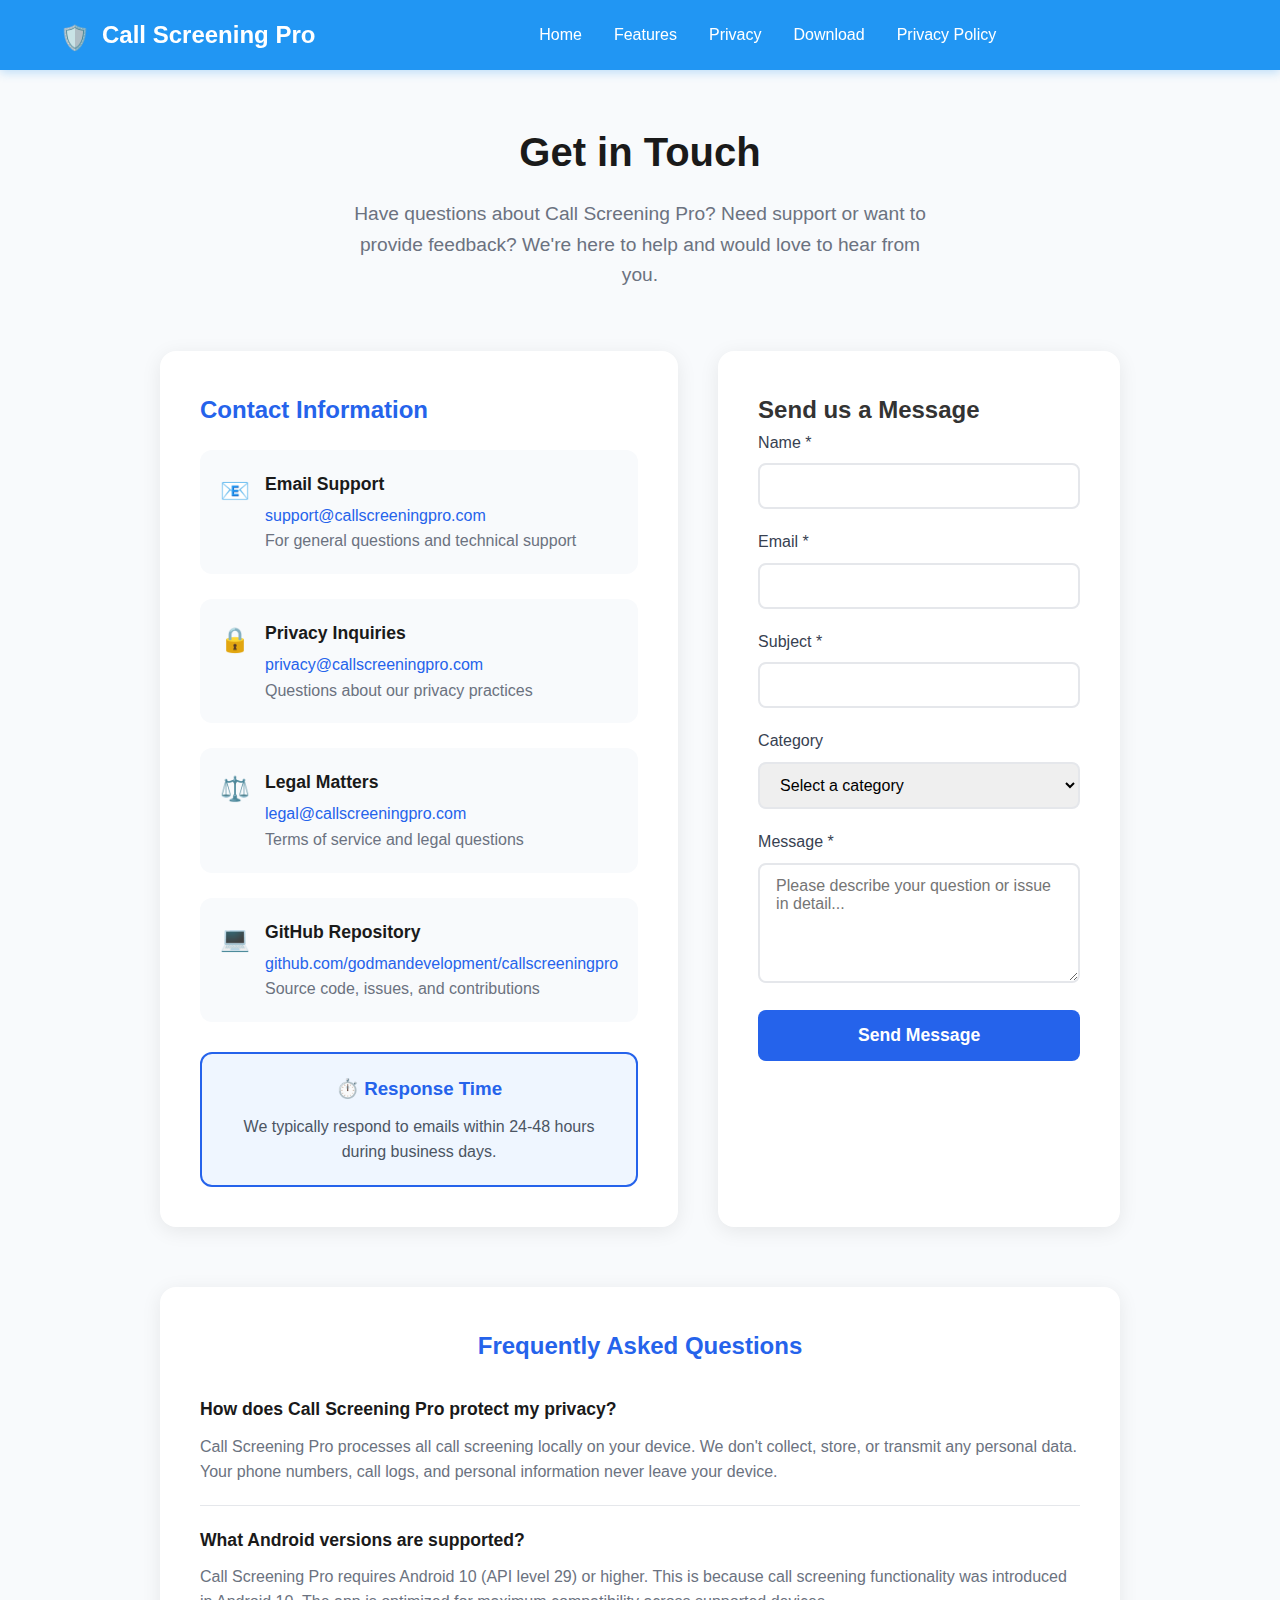
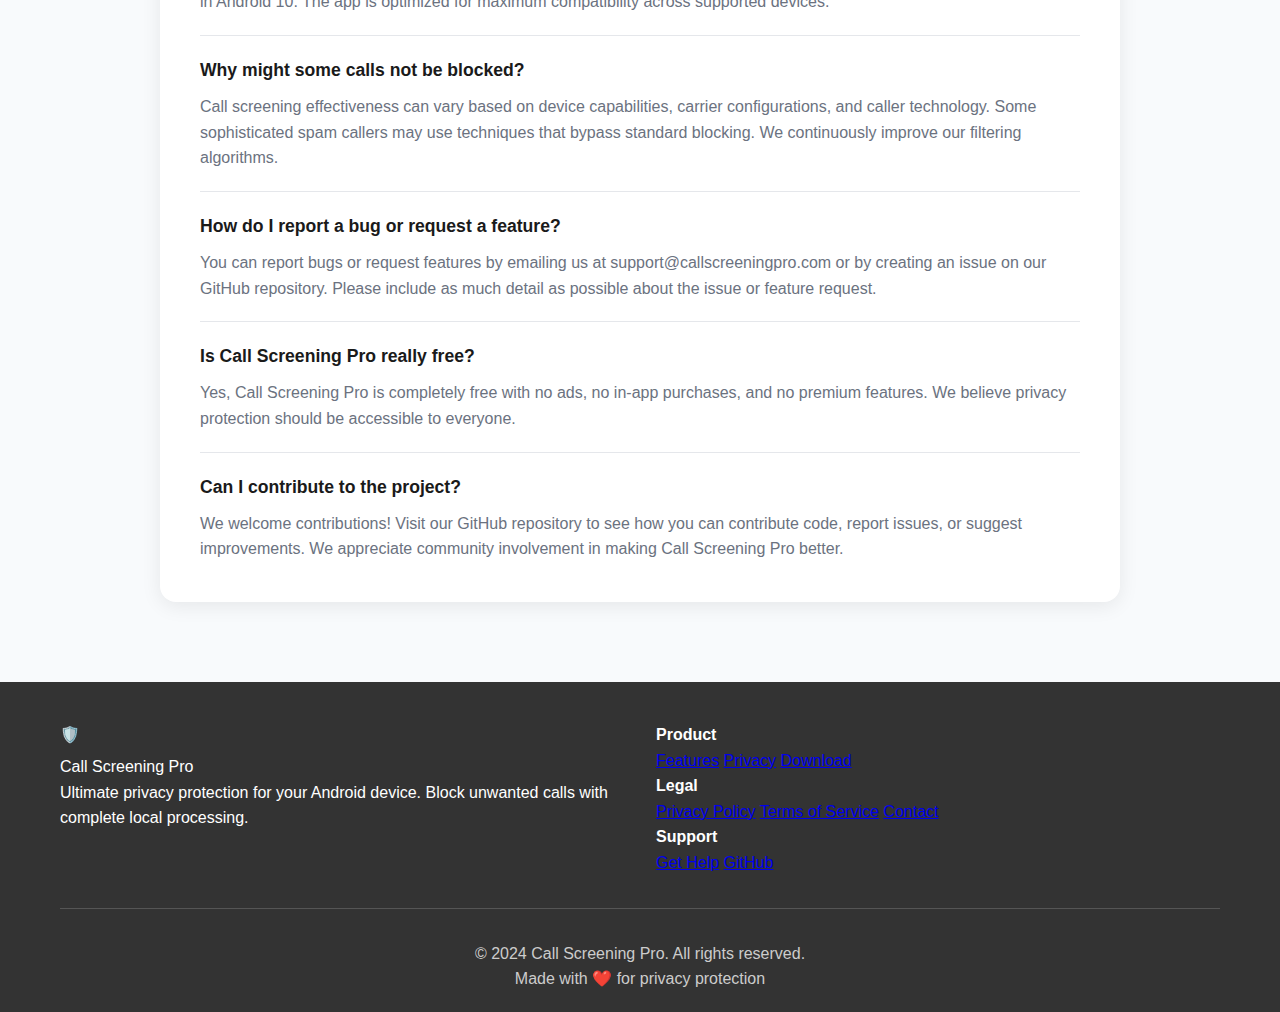
<file: pages/contact.html>
<!DOCTYPE html>
<html lang="en">
<head>
    <meta charset="UTF-8">
    <meta name="viewport" content="width=device-width, initial-scale=1.0">
    <title>Contact - Call Screening Pro</title>
    <meta name="description" content="Contact Call Screening Pro for support, questions, or feedback about our privacy-focused call screening app.">
    <link rel="stylesheet" href="../css/style.css">
    <link rel="preconnect" href="https://fonts.googleapis.com">
    <link rel="preconnect" href="https://fonts.gstatic.com" crossorigin>
    <link href="https://fonts.googleapis.com/css2?family=Inter:wght@300;400;500;600;700&display=swap" rel="stylesheet">
    <link rel="icon" type="image/x-icon" href="../images/favicon.ico">
    <style>
        .contact-page {
            padding: 120px 0 80px;
            background: #f8fafc;
        }
        
        .contact-container {
            max-width: 1000px;
            margin: 0 auto;
            padding: 0 20px;
        }
        
        .contact-header {
            text-align: center;
            margin-bottom: 60px;
        }
        
        .contact-title {
            font-size: 2.5rem;
            font-weight: 700;
            color: #1a1a1a;
            margin-bottom: 15px;
        }
        
        .contact-subtitle {
            font-size: 1.2rem;
            color: #6b7280;
            max-width: 600px;
            margin: 0 auto;
        }
        
        .contact-content {
            display: grid;
            grid-template-columns: 1fr 1fr;
            gap: 40px;
            margin-bottom: 60px;
        }
        
        .contact-info {
            background: white;
            padding: 40px;
            border-radius: 16px;
            box-shadow: 0 4px 20px rgba(0, 0, 0, 0.08);
        }
        
        .contact-form {
            background: white;
            padding: 40px;
            border-radius: 16px;
            box-shadow: 0 4px 20px rgba(0, 0, 0, 0.08);
        }
        
        .contact-info h2 {
            color: #2563eb;
            font-size: 1.5rem;
            font-weight: 600;
            margin-bottom: 20px;
        }
        
        .contact-method {
            display: flex;
            align-items: flex-start;
            gap: 15px;
            margin-bottom: 25px;
            padding: 20px;
            background: #f8fafc;
            border-radius: 12px;
            transition: all 0.3s ease;
        }
        
        .contact-method:hover {
            background: #eff6ff;
            transform: translateY(-2px);
        }
        
        .contact-icon {
            font-size: 1.5rem;
            margin-top: 2px;
        }
        
        .contact-details h3 {
            color: #1a1a1a;
            font-size: 1.1rem;
            font-weight: 600;
            margin-bottom: 5px;
        }
        
        .contact-details p {
            color: #6b7280;
            margin: 0;
        }
        
        .contact-details a {
            color: #2563eb;
            text-decoration: none;
            transition: color 0.3s ease;
        }
        
        .contact-details a:hover {
            color: #1d4ed8;
        }
        
        .form-group {
            margin-bottom: 20px;
        }
        
        .form-label {
            display: block;
            color: #374151;
            font-weight: 500;
            margin-bottom: 8px;
        }
        
        .form-input,
        .form-textarea {
            width: 100%;
            padding: 12px 16px;
            border: 2px solid #e5e7eb;
            border-radius: 8px;
            font-size: 1rem;
            transition: border-color 0.3s ease;
            font-family: inherit;
        }
        
        .form-input:focus,
        .form-textarea:focus {
            outline: none;
            border-color: #2563eb;
        }
        
        .form-textarea {
            resize: vertical;
            min-height: 120px;
        }
        
        .form-button {
            background: #2563eb;
            color: white;
            padding: 15px 30px;
            border: none;
            border-radius: 8px;
            font-size: 1.1rem;
            font-weight: 600;
            cursor: pointer;
            transition: all 0.3s ease;
            width: 100%;
        }
        
        .form-button:hover {
            background: #1d4ed8;
            transform: translateY(-2px);
        }
        
        .faq-section {
            background: white;
            padding: 40px;
            border-radius: 16px;
            box-shadow: 0 4px 20px rgba(0, 0, 0, 0.08);
        }
        
        .faq-title {
            color: #2563eb;
            font-size: 1.5rem;
            font-weight: 600;
            margin-bottom: 30px;
            text-align: center;
        }
        
        .faq-item {
            margin-bottom: 20px;
            border-bottom: 1px solid #e5e7eb;
            padding-bottom: 20px;
        }
        
        .faq-item:last-child {
            border-bottom: none;
            margin-bottom: 0;
            padding-bottom: 0;
        }
        
        .faq-question {
            color: #1a1a1a;
            font-weight: 600;
            margin-bottom: 10px;
            font-size: 1.1rem;
        }
        
        .faq-answer {
            color: #6b7280;
            line-height: 1.6;
        }
        
        .response-time {
            background: #eff6ff;
            border: 2px solid #2563eb;
            border-radius: 12px;
            padding: 20px;
            margin-top: 30px;
            text-align: center;
        }
        
        .response-time h3 {
            color: #2563eb;
            margin-bottom: 10px;
        }
        
        .response-time p {
            color: #4b5563;
            margin: 0;
        }
        
        @media (max-width: 768px) {
            .contact-content {
                grid-template-columns: 1fr;
            }
            
            .contact-title {
                font-size: 2rem;
            }
        }
    </style>
</head>
<body>
    <!-- Navigation -->
    <nav class="navbar">
        <div class="nav-container">
            <div class="nav-logo">
                <div class="logo-icon">🛡️</div>
                <span class="logo-text">Call Screening Pro</span>
            </div>
            <div class="nav-menu">
                <a href="../index.html" class="nav-link">Home</a>
                <a href="../index.html#features" class="nav-link">Features</a>
                <a href="../index.html#privacy" class="nav-link">Privacy</a>
                <a href="../index.html#download" class="nav-link">Download</a>
                <a href="privacy-policy.html" class="nav-link">Privacy Policy</a>
            </div>
            <div class="mobile-menu-toggle">
                <span></span>
                <span></span>
                <span></span>
            </div>
        </div>
    </nav>

    <!-- Contact Page Content -->
    <section class="contact-page">
        <div class="contact-container">
            <div class="contact-header">
                <h1 class="contact-title">Get in Touch</h1>
                <p class="contact-subtitle">
                    Have questions about Call Screening Pro? Need support or want to provide feedback? 
                    We're here to help and would love to hear from you.
                </p>
            </div>
            
            <div class="contact-content">
                <div class="contact-info">
                    <h2>Contact Information</h2>
                    
                    <div class="contact-method">
                        <div class="contact-icon">📧</div>
                        <div class="contact-details">
                            <h3>Email Support</h3>
                            <p><a href="mailto:support@callscreeningpro.com">support@callscreeningpro.com</a></p>
                            <p>For general questions and technical support</p>
                        </div>
                    </div>
                    
                    <div class="contact-method">
                        <div class="contact-icon">🔒</div>
                        <div class="contact-details">
                            <h3>Privacy Inquiries</h3>
                            <p><a href="mailto:privacy@callscreeningpro.com">privacy@callscreeningpro.com</a></p>
                            <p>Questions about our privacy practices</p>
                        </div>
                    </div>
                    
                    <div class="contact-method">
                        <div class="contact-icon">⚖️</div>
                        <div class="contact-details">
                            <h3>Legal Matters</h3>
                            <p><a href="mailto:legal@callscreeningpro.com">legal@callscreeningpro.com</a></p>
                            <p>Terms of service and legal questions</p>
                        </div>
                    </div>
                    
                    <div class="contact-method">
                        <div class="contact-icon">💻</div>
                        <div class="contact-details">
                            <h3>GitHub Repository</h3>
                            <p><a href="https://github.com/godmandevelopment/callscreeningpro" target="_blank">github.com/godmandevelopment/callscreeningpro</a></p>
                            <p>Source code, issues, and contributions</p>
                        </div>
                    </div>
                    
                    <div class="response-time">
                        <h3>⏱️ Response Time</h3>
                        <p>We typically respond to emails within 24-48 hours during business days.</p>
                    </div>
                </div>
                
                <div class="contact-form">
                    <h2>Send us a Message</h2>
                    <form id="contactForm">
                        <div class="form-group">
                            <label for="name" class="form-label">Name *</label>
                            <input type="text" id="name" name="name" class="form-input" required>
                        </div>
                        
                        <div class="form-group">
                            <label for="email" class="form-label">Email *</label>
                            <input type="email" id="email" name="email" class="form-input" required>
                        </div>
                        
                        <div class="form-group">
                            <label for="subject" class="form-label">Subject *</label>
                            <input type="text" id="subject" name="subject" class="form-input" required>
                        </div>
                        
                        <div class="form-group">
                            <label for="category" class="form-label">Category</label>
                            <select id="category" name="category" class="form-input">
                                <option value="">Select a category</option>
                                <option value="support">Technical Support</option>
                                <option value="bug">Bug Report</option>
                                <option value="feature">Feature Request</option>
                                <option value="privacy">Privacy Question</option>
                                <option value="feedback">General Feedback</option>
                                <option value="other">Other</option>
                            </select>
                        </div>
                        
                        <div class="form-group">
                            <label for="message" class="form-label">Message *</label>
                            <textarea id="message" name="message" class="form-textarea" required placeholder="Please describe your question or issue in detail..."></textarea>
                        </div>
                        
                        <button type="submit" class="form-button">Send Message</button>
                    </form>
                </div>
            </div>
            
            <div class="faq-section">
                <h2 class="faq-title">Frequently Asked Questions</h2>
                
                <div class="faq-item">
                    <div class="faq-question">How does Call Screening Pro protect my privacy?</div>
                    <div class="faq-answer">
                        Call Screening Pro processes all call screening locally on your device. We don't collect, store, or transmit any personal data. Your phone numbers, call logs, and personal information never leave your device.
                    </div>
                </div>
                
                <div class="faq-item">
                    <div class="faq-question">What Android versions are supported?</div>
                    <div class="faq-answer">
                        Call Screening Pro requires Android 10 (API level 29) or higher. This is because call screening functionality was introduced in Android 10. The app is optimized for maximum compatibility across supported devices.
                    </div>
                </div>
                
                <div class="faq-item">
                    <div class="faq-question">Why might some calls not be blocked?</div>
                    <div class="faq-answer">
                        Call screening effectiveness can vary based on device capabilities, carrier configurations, and caller technology. Some sophisticated spam callers may use techniques that bypass standard blocking. We continuously improve our filtering algorithms.
                    </div>
                </div>
                
                <div class="faq-item">
                    <div class="faq-question">How do I report a bug or request a feature?</div>
                    <div class="faq-answer">
                        You can report bugs or request features by emailing us at support@callscreeningpro.com or by creating an issue on our GitHub repository. Please include as much detail as possible about the issue or feature request.
                    </div>
                </div>
                
                <div class="faq-item">
                    <div class="faq-question">Is Call Screening Pro really free?</div>
                    <div class="faq-answer">
                        Yes, Call Screening Pro is completely free with no ads, no in-app purchases, and no premium features. We believe privacy protection should be accessible to everyone.
                    </div>
                </div>
                
                <div class="faq-item">
                    <div class="faq-question">Can I contribute to the project?</div>
                    <div class="faq-answer">
                        We welcome contributions! Visit our GitHub repository to see how you can contribute code, report issues, or suggest improvements. We appreciate community involvement in making Call Screening Pro better.
                    </div>
                </div>
            </div>
        </div>
    </section>

    <!-- Footer -->
    <footer class="footer">
        <div class="container">
            <div class="footer-content">
                <div class="footer-brand">
                    <div class="footer-logo">
                        <div class="logo-icon">🛡️</div>
                        <span class="logo-text">Call Screening Pro</span>
                    </div>
                    <p class="footer-description">
                        Ultimate privacy protection for your Android device. Block unwanted calls with complete local processing.
                    </p>
                </div>
                <div class="footer-links">
                    <div class="footer-column">
                        <h4 class="footer-title">Product</h4>
                        <a href="../index.html#features" class="footer-link">Features</a>
                        <a href="../index.html#privacy" class="footer-link">Privacy</a>
                        <a href="../index.html#download" class="footer-link">Download</a>
                    </div>
                    <div class="footer-column">
                        <h4 class="footer-title">Legal</h4>
                        <a href="privacy-policy.html" class="footer-link">Privacy Policy</a>
                        <a href="terms.html" class="footer-link">Terms of Service</a>
                        <a href="contact.html" class="footer-link">Contact</a>
                    </div>
                    <div class="footer-column">
                        <h4 class="footer-title">Support</h4>
                        <a href="contact.html" class="footer-link">Get Help</a>
                        <a href="https://github.com/godmandevelopment/callscreeningpro" class="footer-link">GitHub</a>
                    </div>
                </div>
            </div>
            <div class="footer-bottom">
                <p>&copy; 2024 Call Screening Pro. All rights reserved.</p>
                <p>Made with ❤️ for privacy protection</p>
            </div>
        </div>
    </footer>

    <script src="../js/script.js"></script>
    <script>
        // Contact form handling
        document.getElementById('contactForm').addEventListener('submit', function(e) {
            e.preventDefault();
            
            // Get form data
            const formData = new FormData(this);
            const data = Object.fromEntries(formData);
            
            // Create mailto link
            const subject = encodeURIComponent(data.subject);
            const body = encodeURIComponent(
                `Name: ${data.name}\n` +
                `Email: ${data.email}\n` +
                `Category: ${data.category || 'Not specified'}\n\n` +
                `Message:\n${data.message}`
            );
            
            const mailtoLink = `mailto:support@callscreeningpro.com?subject=${subject}&body=${body}`;
            
            // Open email client
            window.location.href = mailtoLink;
            
            // Show confirmation
            alert('Your email client should open with the message pre-filled. If it doesn\'t open automatically, please email us directly at support@callscreeningpro.com');
        });
    </script>
</body>
</html>
</file>
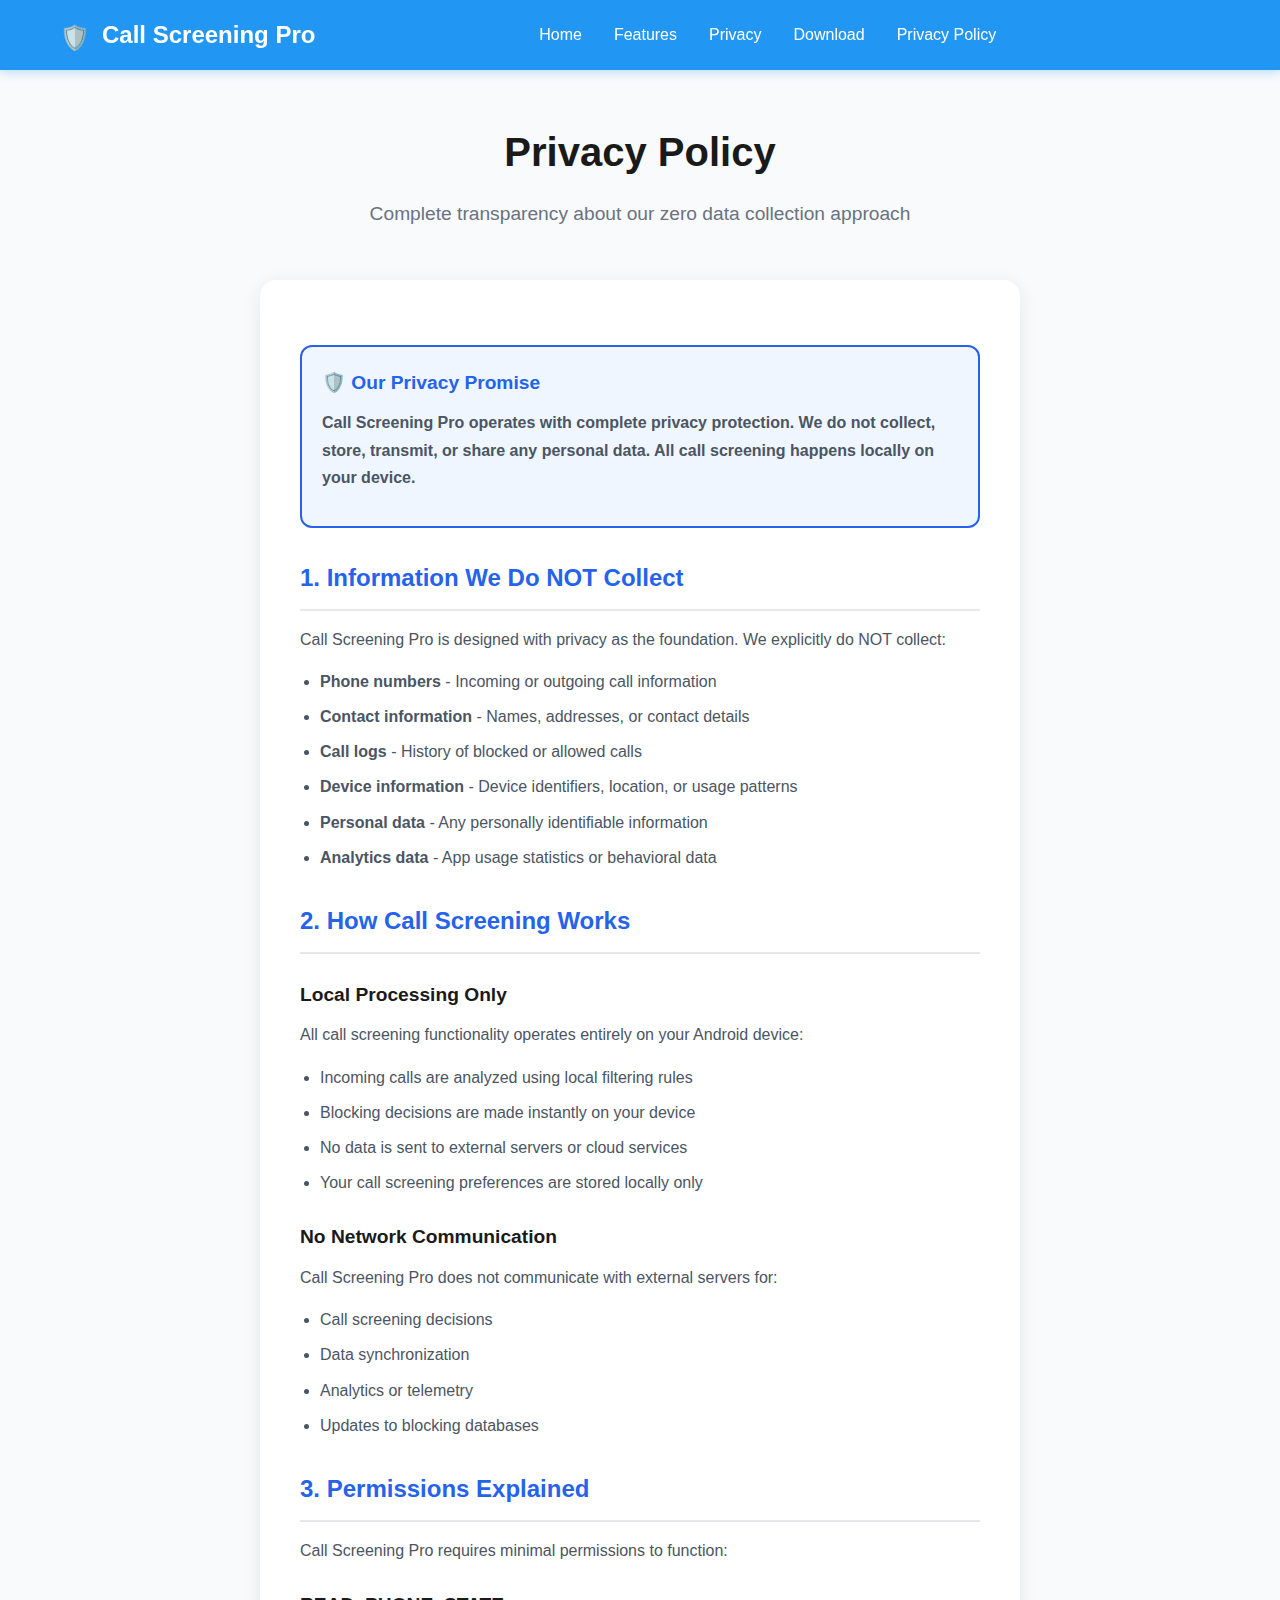
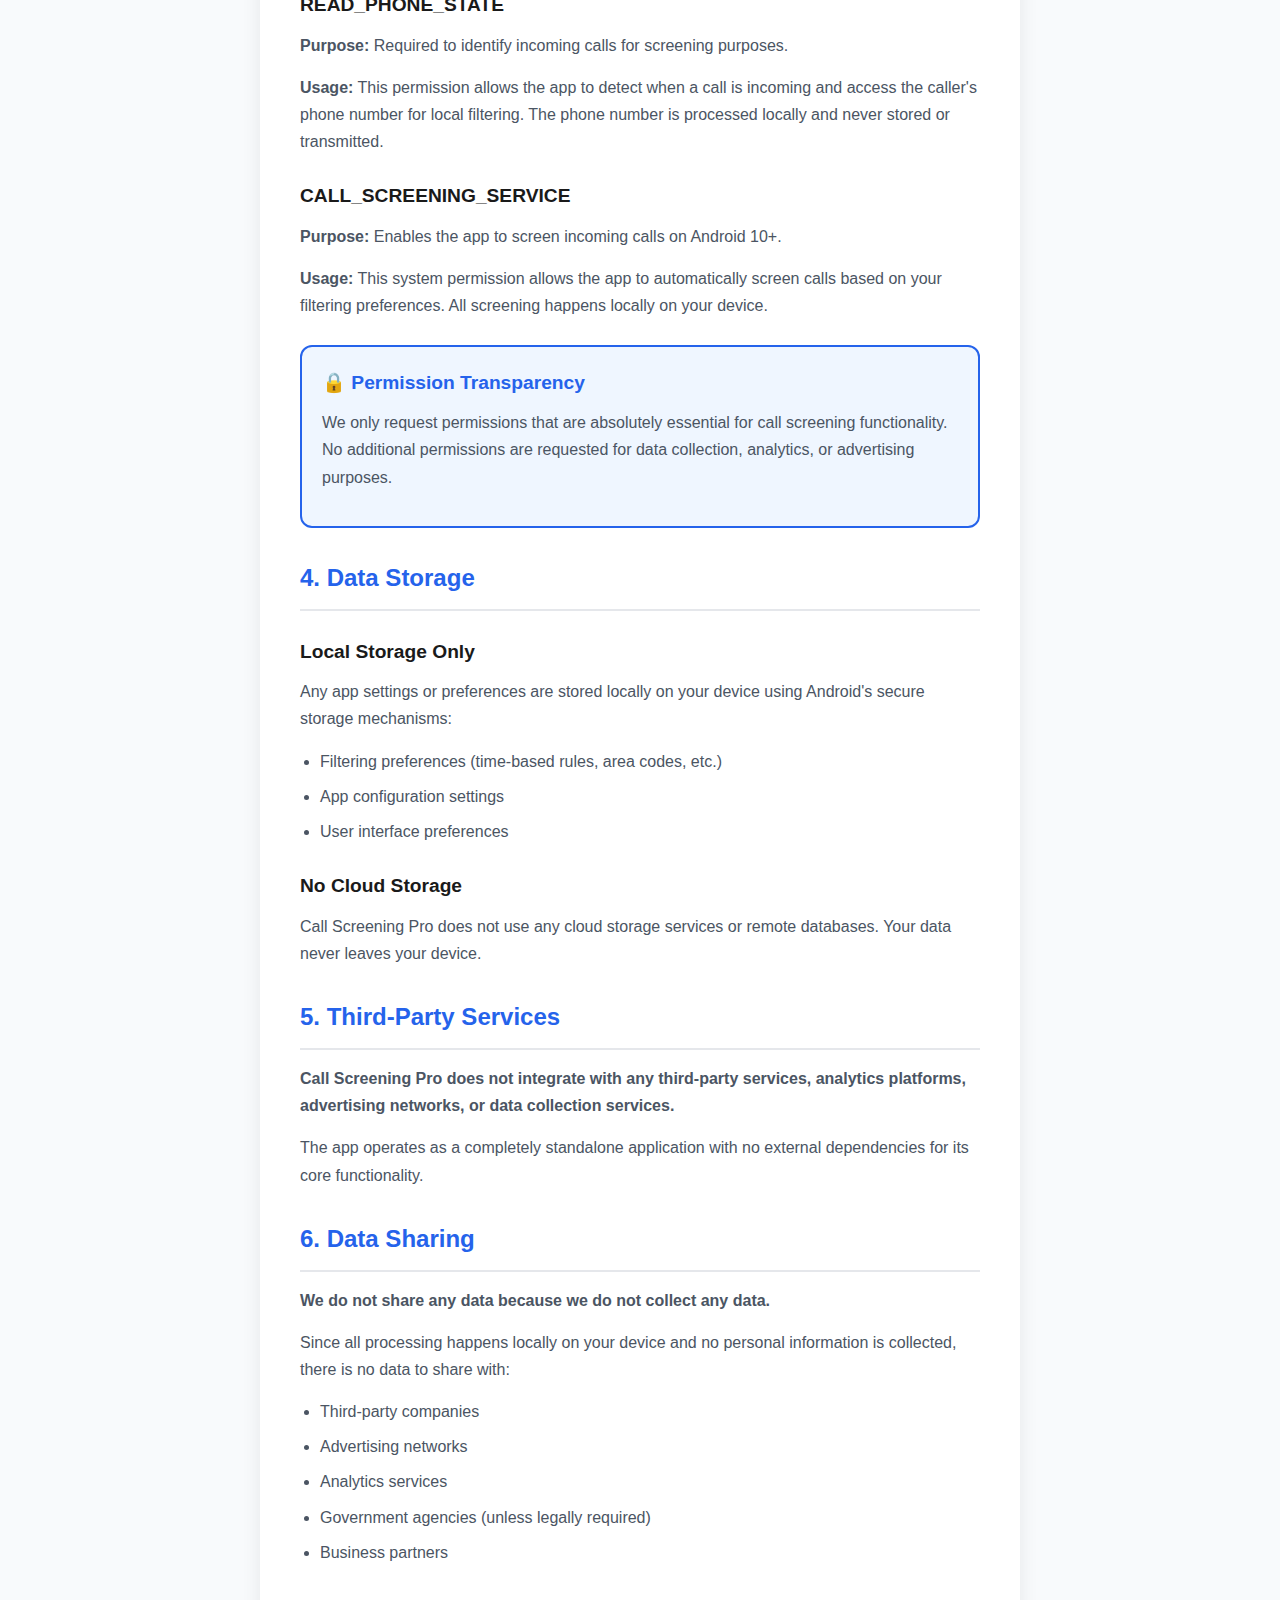
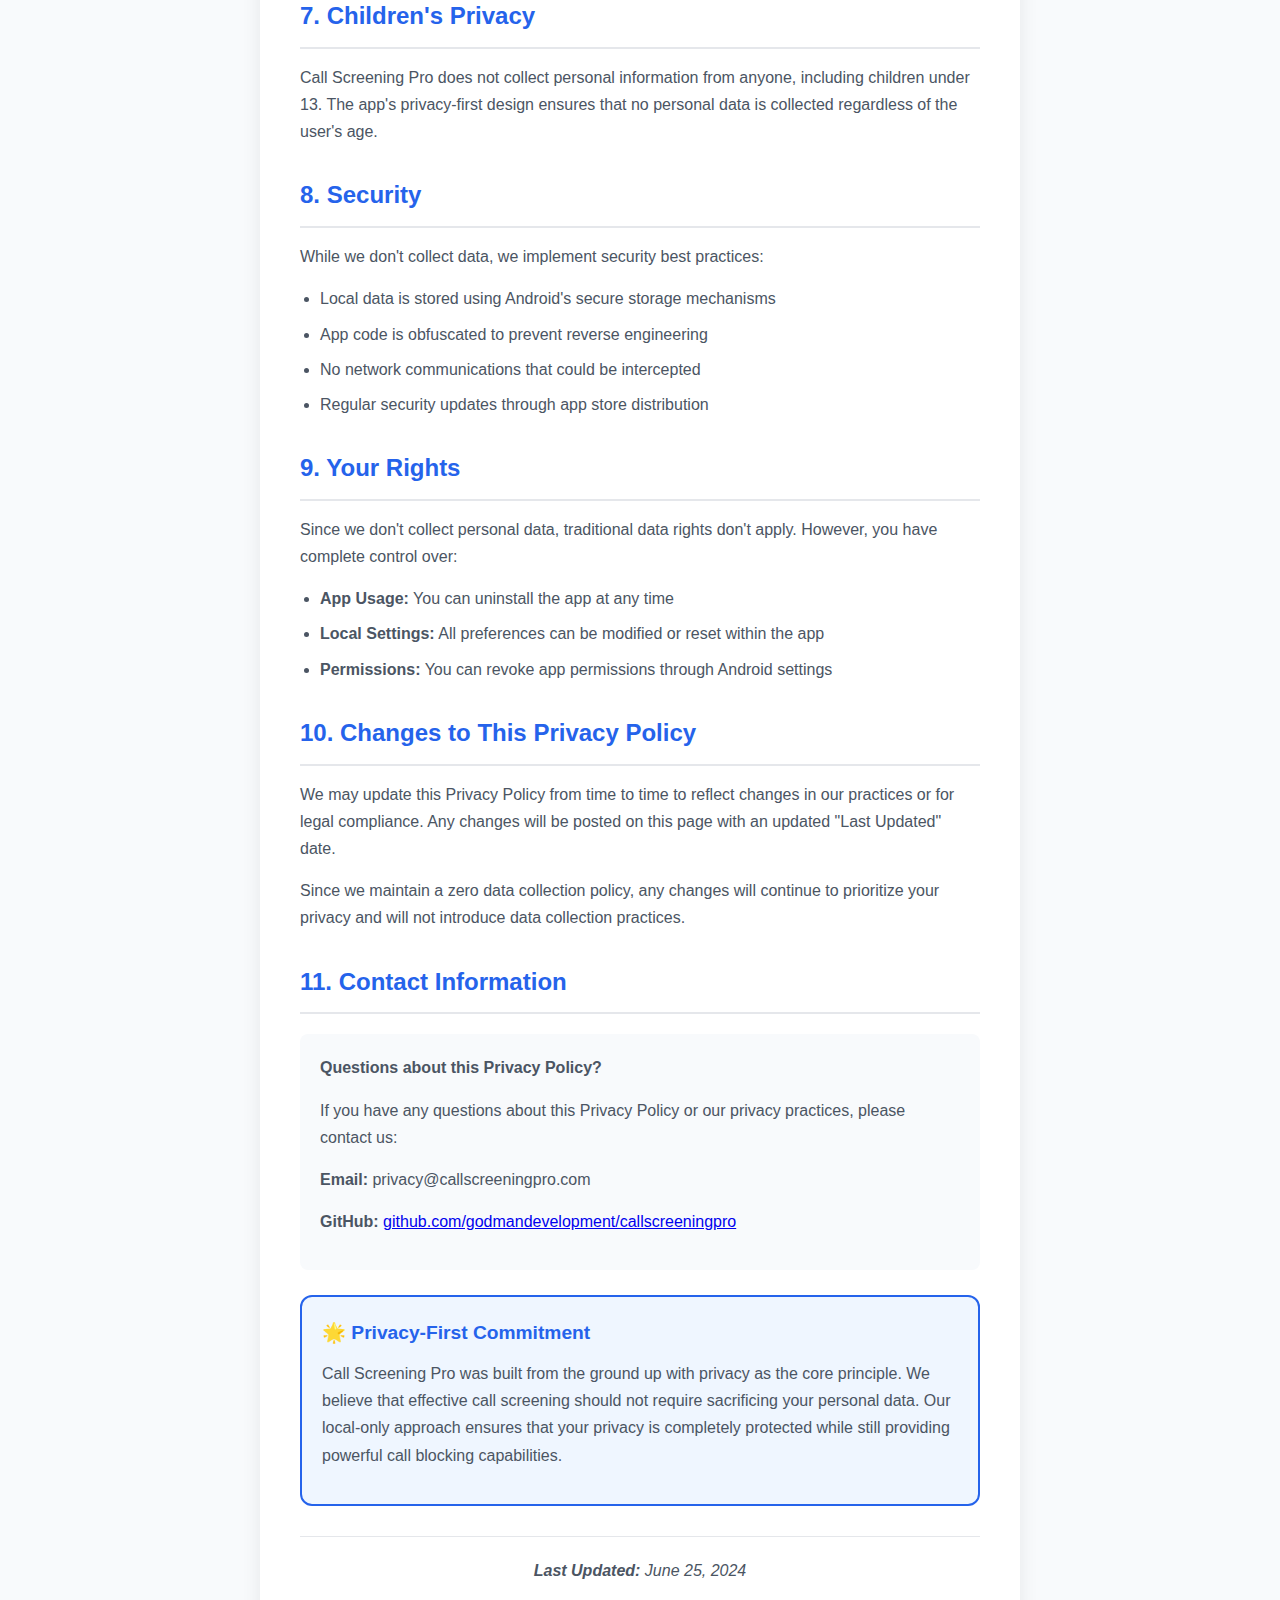
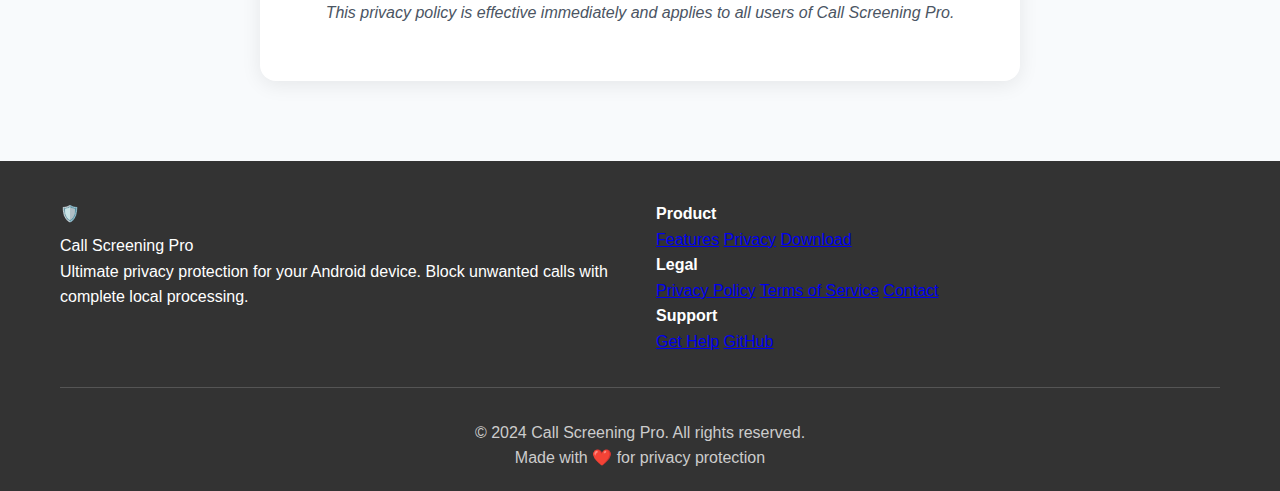
<file: pages/privacy-policy.html>
<!DOCTYPE html>
<html lang="en">
<head>
    <meta charset="UTF-8">
    <meta name="viewport" content="width=device-width, initial-scale=1.0">
    <title>Privacy Policy - Call Screening Pro</title>
    <meta name="description" content="Privacy Policy for Call Screening Pro - Complete transparency about our zero data collection approach.">
    <link rel="stylesheet" href="../css/style.css">
    <link rel="preconnect" href="https://fonts.googleapis.com">
    <link rel="preconnect" href="https://fonts.gstatic.com" crossorigin>
    <link href="https://fonts.googleapis.com/css2?family=Inter:wght@300;400;500;600;700&display=swap" rel="stylesheet">
    <link rel="icon" type="image/x-icon" href="../images/favicon.ico">
    <style>
        .legal-page {
            padding: 120px 0 80px;
            background: #f8fafc;
        }
        
        .legal-container {
            max-width: 800px;
            margin: 0 auto;
            padding: 0 20px;
        }
        
        .legal-header {
            text-align: center;
            margin-bottom: 50px;
        }
        
        .legal-title {
            font-size: 2.5rem;
            font-weight: 700;
            color: #1a1a1a;
            margin-bottom: 15px;
        }
        
        .legal-subtitle {
            font-size: 1.2rem;
            color: #6b7280;
        }
        
        .legal-content {
            background: white;
            padding: 40px;
            border-radius: 16px;
            box-shadow: 0 4px 20px rgba(0, 0, 0, 0.08);
            line-height: 1.7;
        }
        
        .legal-content h2 {
            color: #2563eb;
            font-size: 1.5rem;
            font-weight: 600;
            margin: 30px 0 15px 0;
            border-bottom: 2px solid #e5e7eb;
            padding-bottom: 10px;
        }
        
        .legal-content h2:first-child {
            margin-top: 0;
        }
        
        .legal-content h3 {
            color: #1a1a1a;
            font-size: 1.2rem;
            font-weight: 600;
            margin: 25px 0 10px 0;
        }
        
        .legal-content p {
            color: #4b5563;
            margin-bottom: 15px;
        }
        
        .legal-content ul {
            color: #4b5563;
            margin: 15px 0;
            padding-left: 20px;
        }
        
        .legal-content li {
            margin-bottom: 8px;
        }
        
        .highlight-box {
            background: #eff6ff;
            border: 2px solid #2563eb;
            border-radius: 12px;
            padding: 20px;
            margin: 25px 0;
        }
        
        .highlight-box h3 {
            color: #2563eb;
            margin-top: 0;
        }
        
        .contact-info {
            background: #f8fafc;
            border-radius: 8px;
            padding: 20px;
            margin: 20px 0;
        }
        
        .last-updated {
            text-align: center;
            color: #6b7280;
            font-style: italic;
            margin-top: 30px;
            padding-top: 20px;
            border-top: 1px solid #e5e7eb;
        }
    </style>
</head>
<body>
    <!-- Navigation -->
    <nav class="navbar">
        <div class="nav-container">
            <div class="nav-logo">
                <div class="logo-icon">🛡️</div>
                <span class="logo-text">Call Screening Pro</span>
            </div>
            <div class="nav-menu">
                <a href="../index.html" class="nav-link">Home</a>
                <a href="../index.html#features" class="nav-link">Features</a>
                <a href="../index.html#privacy" class="nav-link">Privacy</a>
                <a href="../index.html#download" class="nav-link">Download</a>
                <a href="privacy-policy.html" class="nav-link">Privacy Policy</a>
            </div>
            <div class="mobile-menu-toggle">
                <span></span>
                <span></span>
                <span></span>
            </div>
        </div>
    </nav>

    <!-- Legal Page Content -->
    <section class="legal-page">
        <div class="legal-container">
            <div class="legal-header">
                <h1 class="legal-title">Privacy Policy</h1>
                <p class="legal-subtitle">Complete transparency about our zero data collection approach</p>
            </div>
            
            <div class="legal-content">
                <div class="highlight-box">
                    <h3>🛡️ Our Privacy Promise</h3>
                    <p><strong>Call Screening Pro operates with complete privacy protection. We do not collect, store, transmit, or share any personal data. All call screening happens locally on your device.</strong></p>
                </div>

                <h2>1. Information We Do NOT Collect</h2>
                <p>Call Screening Pro is designed with privacy as the foundation. We explicitly do NOT collect:</p>
                <ul>
                    <li><strong>Phone numbers</strong> - Incoming or outgoing call information</li>
                    <li><strong>Contact information</strong> - Names, addresses, or contact details</li>
                    <li><strong>Call logs</strong> - History of blocked or allowed calls</li>
                    <li><strong>Device information</strong> - Device identifiers, location, or usage patterns</li>
                    <li><strong>Personal data</strong> - Any personally identifiable information</li>
                    <li><strong>Analytics data</strong> - App usage statistics or behavioral data</li>
                </ul>

                <h2>2. How Call Screening Works</h2>
                <h3>Local Processing Only</h3>
                <p>All call screening functionality operates entirely on your Android device:</p>
                <ul>
                    <li>Incoming calls are analyzed using local filtering rules</li>
                    <li>Blocking decisions are made instantly on your device</li>
                    <li>No data is sent to external servers or cloud services</li>
                    <li>Your call screening preferences are stored locally only</li>
                </ul>

                <h3>No Network Communication</h3>
                <p>Call Screening Pro does not communicate with external servers for:</p>
                <ul>
                    <li>Call screening decisions</li>
                    <li>Data synchronization</li>
                    <li>Analytics or telemetry</li>
                    <li>Updates to blocking databases</li>
                </ul>

                <h2>3. Permissions Explained</h2>
                <p>Call Screening Pro requires minimal permissions to function:</p>
                
                <h3>READ_PHONE_STATE</h3>
                <p><strong>Purpose:</strong> Required to identify incoming calls for screening purposes.</p>
                <p><strong>Usage:</strong> This permission allows the app to detect when a call is incoming and access the caller's phone number for local filtering. The phone number is processed locally and never stored or transmitted.</p>
                
                <h3>CALL_SCREENING_SERVICE</h3>
                <p><strong>Purpose:</strong> Enables the app to screen incoming calls on Android 10+.</p>
                <p><strong>Usage:</strong> This system permission allows the app to automatically screen calls based on your filtering preferences. All screening happens locally on your device.</p>

                <div class="highlight-box">
                    <h3>🔒 Permission Transparency</h3>
                    <p>We only request permissions that are absolutely essential for call screening functionality. No additional permissions are requested for data collection, analytics, or advertising purposes.</p>
                </div>

                <h2>4. Data Storage</h2>
                <h3>Local Storage Only</h3>
                <p>Any app settings or preferences are stored locally on your device using Android's secure storage mechanisms:</p>
                <ul>
                    <li>Filtering preferences (time-based rules, area codes, etc.)</li>
                    <li>App configuration settings</li>
                    <li>User interface preferences</li>
                </ul>

                <h3>No Cloud Storage</h3>
                <p>Call Screening Pro does not use any cloud storage services or remote databases. Your data never leaves your device.</p>

                <h2>5. Third-Party Services</h2>
                <p><strong>Call Screening Pro does not integrate with any third-party services, analytics platforms, advertising networks, or data collection services.</strong></p>
                
                <p>The app operates as a completely standalone application with no external dependencies for its core functionality.</p>

                <h2>6. Data Sharing</h2>
                <p><strong>We do not share any data because we do not collect any data.</strong></p>
                
                <p>Since all processing happens locally on your device and no personal information is collected, there is no data to share with:</p>
                <ul>
                    <li>Third-party companies</li>
                    <li>Advertising networks</li>
                    <li>Analytics services</li>
                    <li>Government agencies (unless legally required)</li>
                    <li>Business partners</li>
                </ul>

                <h2>7. Children's Privacy</h2>
                <p>Call Screening Pro does not collect personal information from anyone, including children under 13. The app's privacy-first design ensures that no personal data is collected regardless of the user's age.</p>

                <h2>8. Security</h2>
                <p>While we don't collect data, we implement security best practices:</p>
                <ul>
                    <li>Local data is stored using Android's secure storage mechanisms</li>
                    <li>App code is obfuscated to prevent reverse engineering</li>
                    <li>No network communications that could be intercepted</li>
                    <li>Regular security updates through app store distribution</li>
                </ul>

                <h2>9. Your Rights</h2>
                <p>Since we don't collect personal data, traditional data rights don't apply. However, you have complete control over:</p>
                <ul>
                    <li><strong>App Usage:</strong> You can uninstall the app at any time</li>
                    <li><strong>Local Settings:</strong> All preferences can be modified or reset within the app</li>
                    <li><strong>Permissions:</strong> You can revoke app permissions through Android settings</li>
                </ul>

                <h2>10. Changes to This Privacy Policy</h2>
                <p>We may update this Privacy Policy from time to time to reflect changes in our practices or for legal compliance. Any changes will be posted on this page with an updated "Last Updated" date.</p>
                
                <p>Since we maintain a zero data collection policy, any changes will continue to prioritize your privacy and will not introduce data collection practices.</p>

                <h2>11. Contact Information</h2>
                <div class="contact-info">
                    <p><strong>Questions about this Privacy Policy?</strong></p>
                    <p>If you have any questions about this Privacy Policy or our privacy practices, please contact us:</p>
                    <p><strong>Email:</strong> privacy@callscreeningpro.com</p>
                    <p><strong>GitHub:</strong> <a href="https://github.com/godmandevelopment/callscreeningpro" target="_blank">github.com/godmandevelopment/callscreeningpro</a></p>
                </div>

                <div class="highlight-box">
                    <h3>🌟 Privacy-First Commitment</h3>
                    <p>Call Screening Pro was built from the ground up with privacy as the core principle. We believe that effective call screening should not require sacrificing your personal data. Our local-only approach ensures that your privacy is completely protected while still providing powerful call blocking capabilities.</p>
                </div>

                <div class="last-updated">
                    <p><strong>Last Updated:</strong> June 25, 2024</p>
                    <p><em>This privacy policy is effective immediately and applies to all users of Call Screening Pro.</em></p>
                </div>
            </div>
        </div>
    </section>

    <!-- Footer -->
    <footer class="footer">
        <div class="container">
            <div class="footer-content">
                <div class="footer-brand">
                    <div class="footer-logo">
                        <div class="logo-icon">🛡️</div>
                        <span class="logo-text">Call Screening Pro</span>
                    </div>
                    <p class="footer-description">
                        Ultimate privacy protection for your Android device. Block unwanted calls with complete local processing.
                    </p>
                </div>
                <div class="footer-links">
                    <div class="footer-column">
                        <h4 class="footer-title">Product</h4>
                        <a href="../index.html#features" class="footer-link">Features</a>
                        <a href="../index.html#privacy" class="footer-link">Privacy</a>
                        <a href="../index.html#download" class="footer-link">Download</a>
                    </div>
                    <div class="footer-column">
                        <h4 class="footer-title">Legal</h4>
                        <a href="privacy-policy.html" class="footer-link">Privacy Policy</a>
                        <a href="terms.html" class="footer-link">Terms of Service</a>
                        <a href="contact.html" class="footer-link">Contact</a>
                    </div>
                    <div class="footer-column">
                        <h4 class="footer-title">Support</h4>
                        <a href="contact.html" class="footer-link">Get Help</a>
                        <a href="https://github.com/godmandevelopment/callscreeningpro" class="footer-link">GitHub</a>
                    </div>
                </div>
            </div>
            <div class="footer-bottom">
                <p>&copy; 2024 Call Screening Pro. All rights reserved.</p>
                <p>Made with ❤️ for privacy protection</p>
            </div>
        </div>
    </footer>

    <script src="../js/script.js"></script>
</body>
</html>
</file>
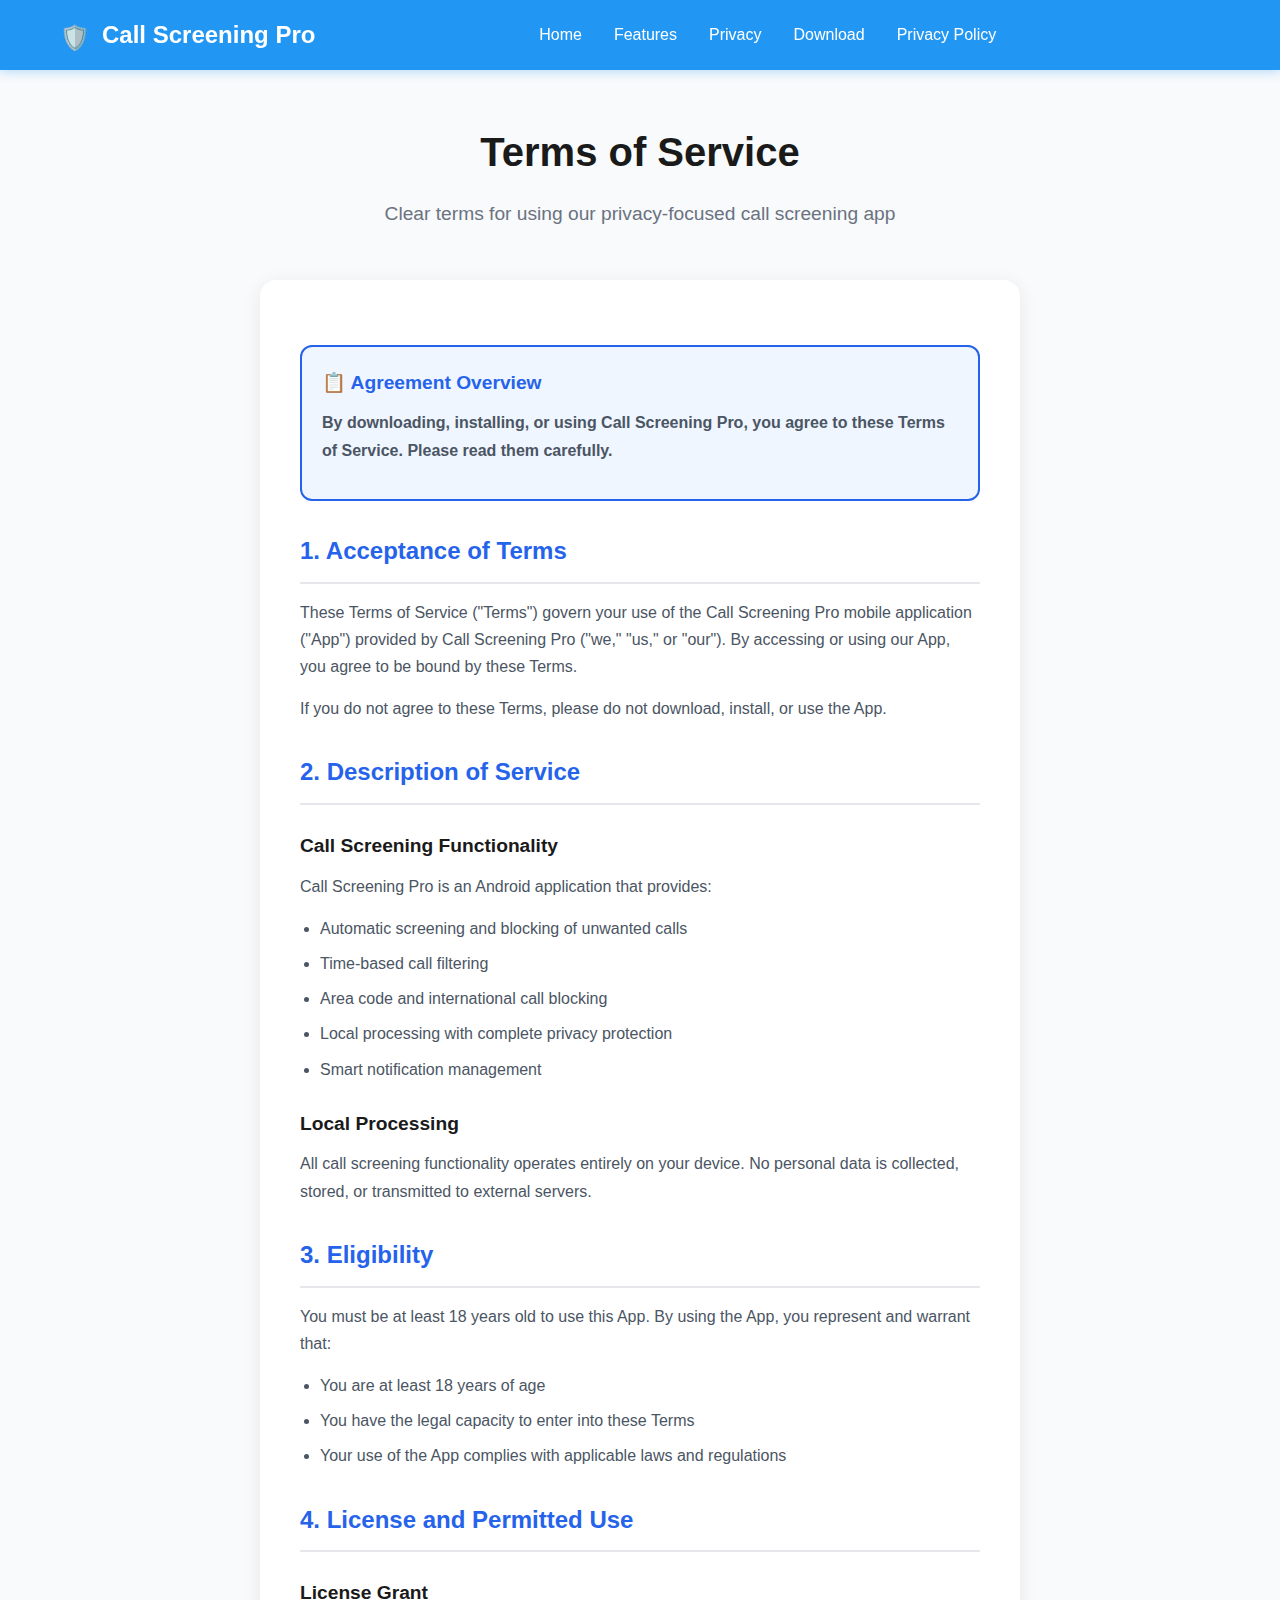
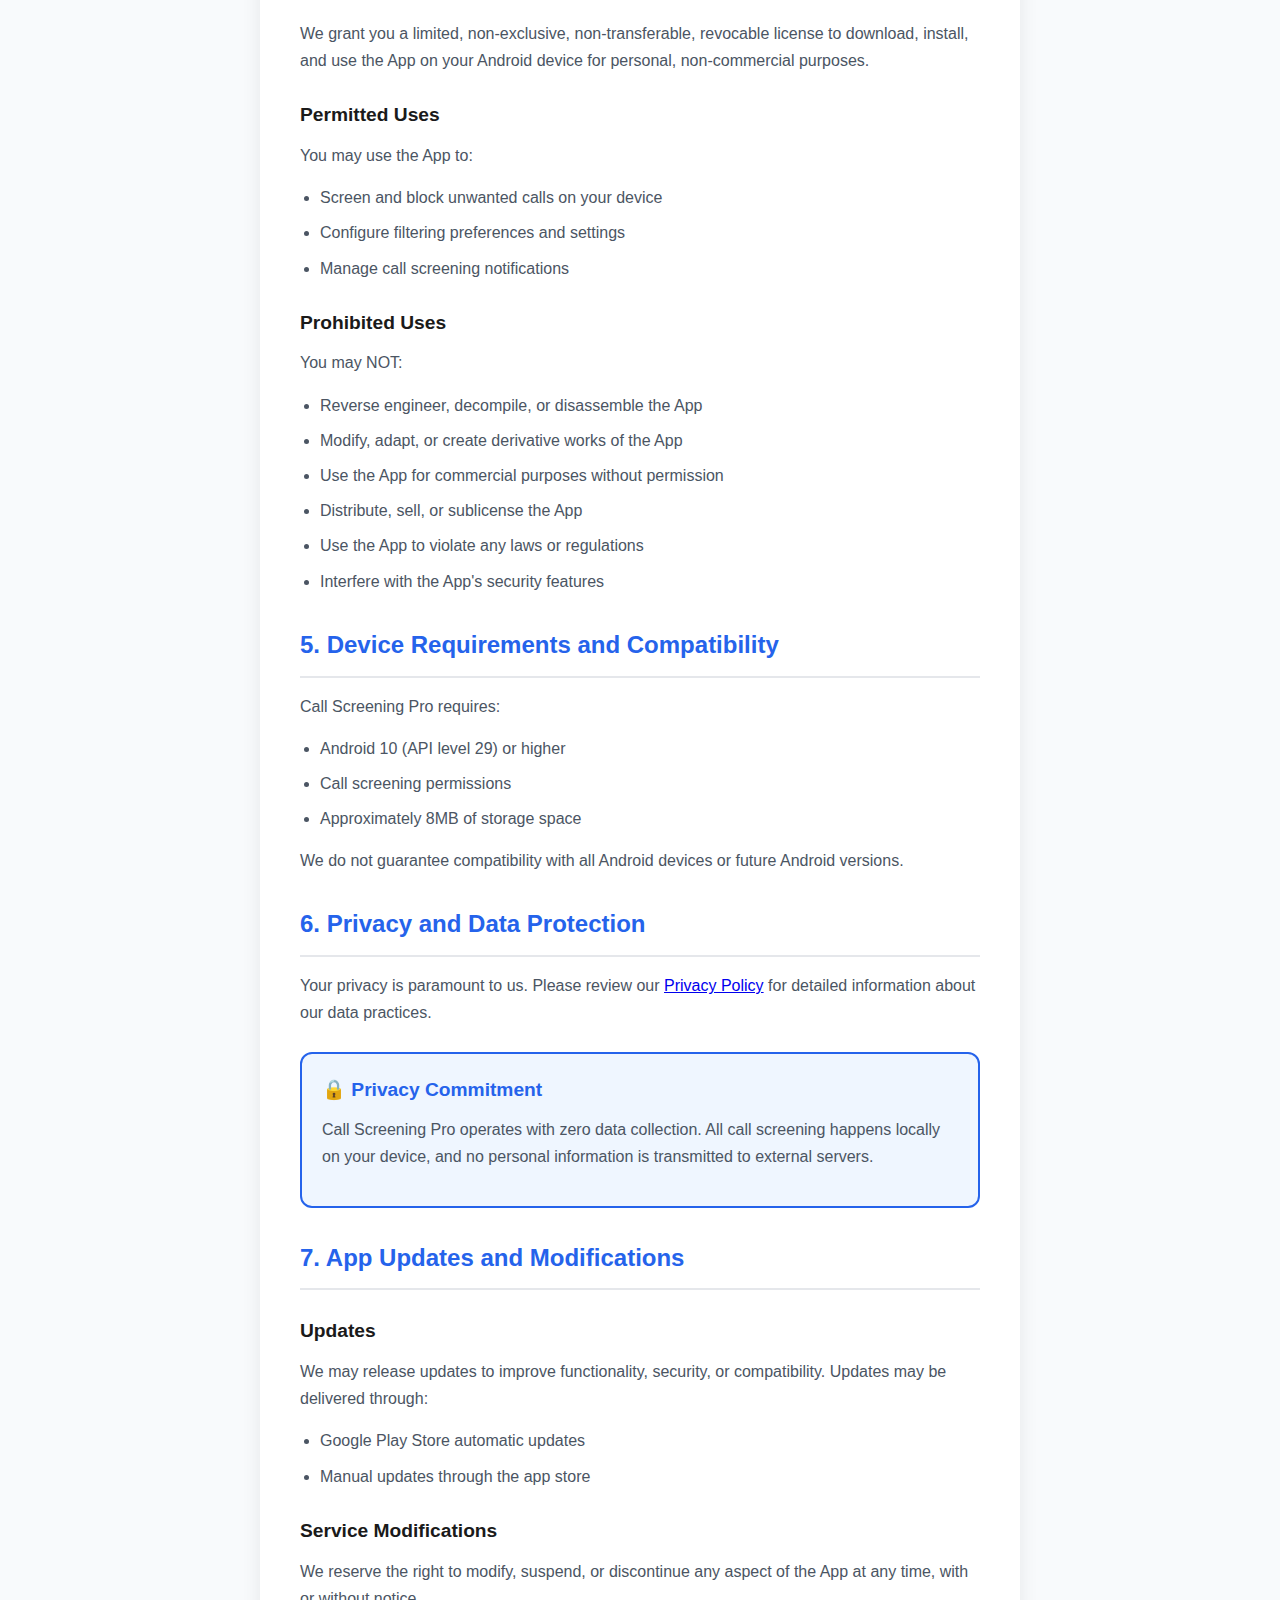
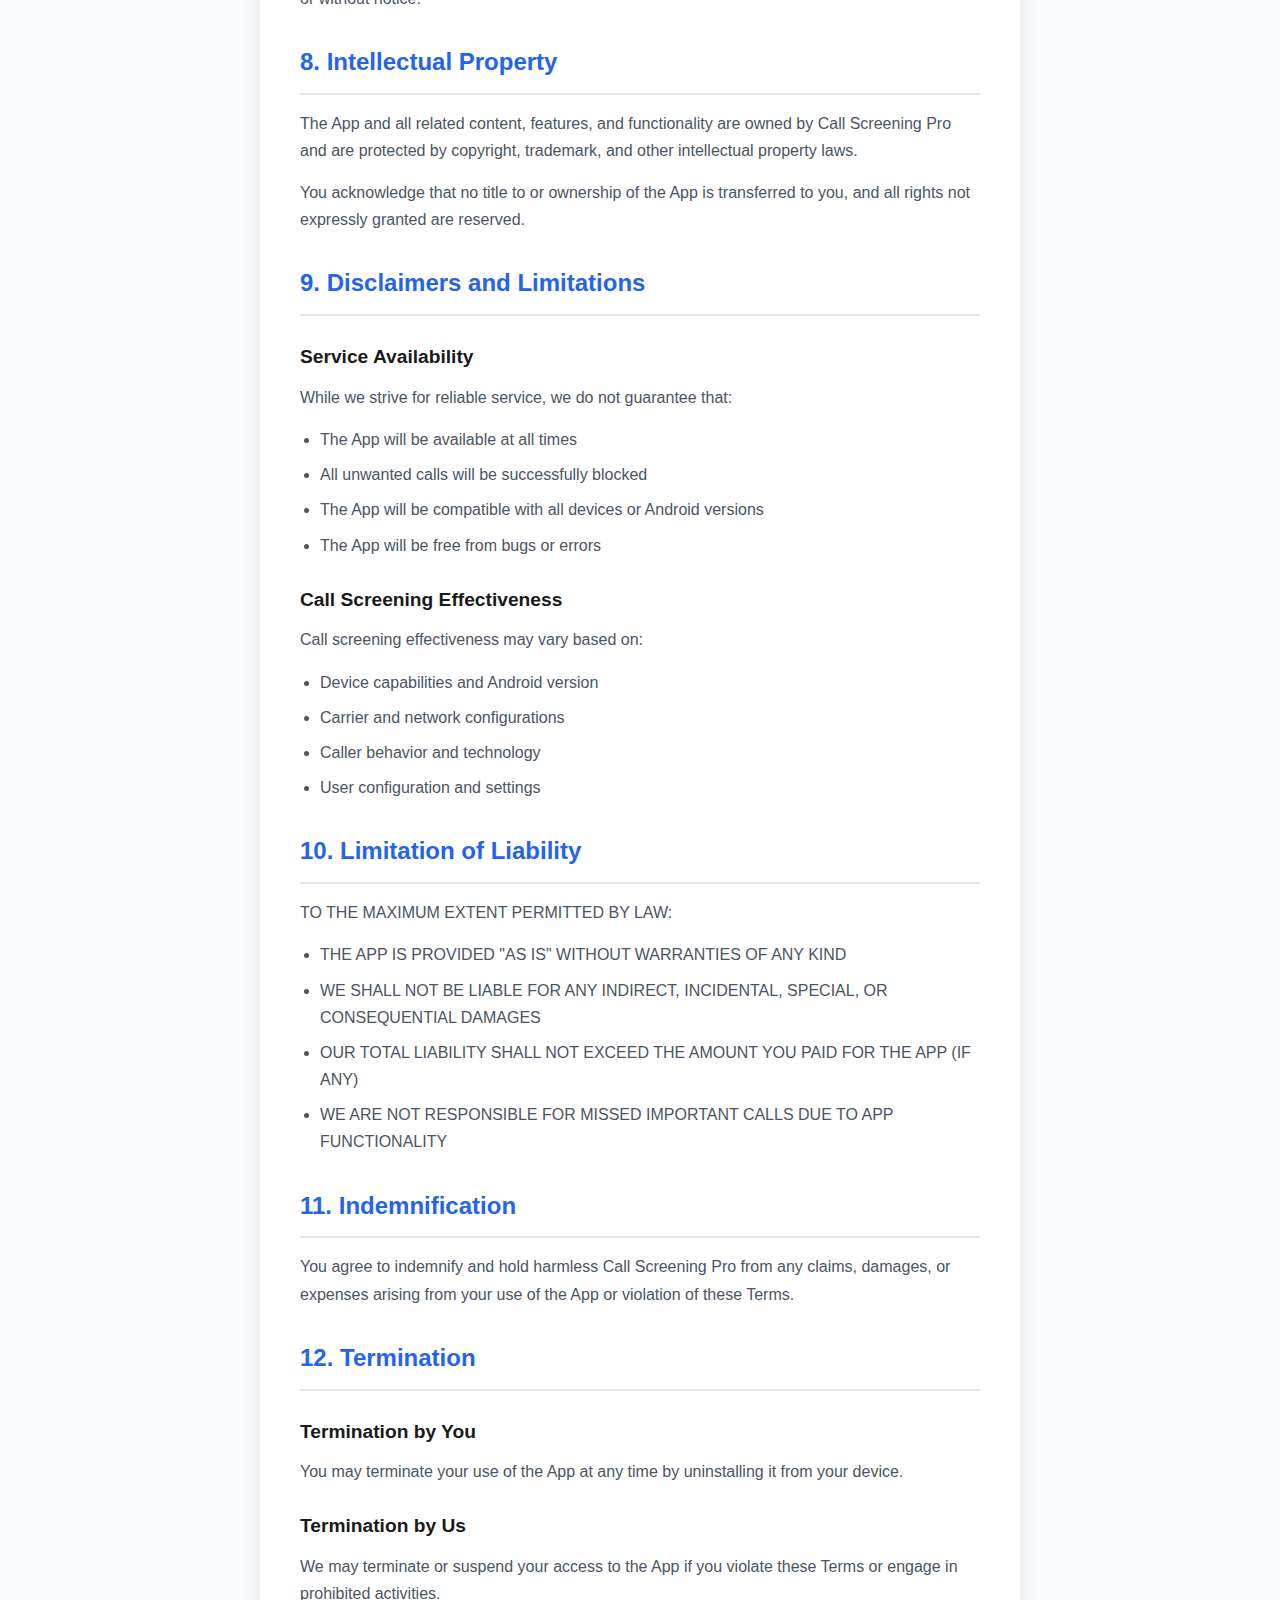
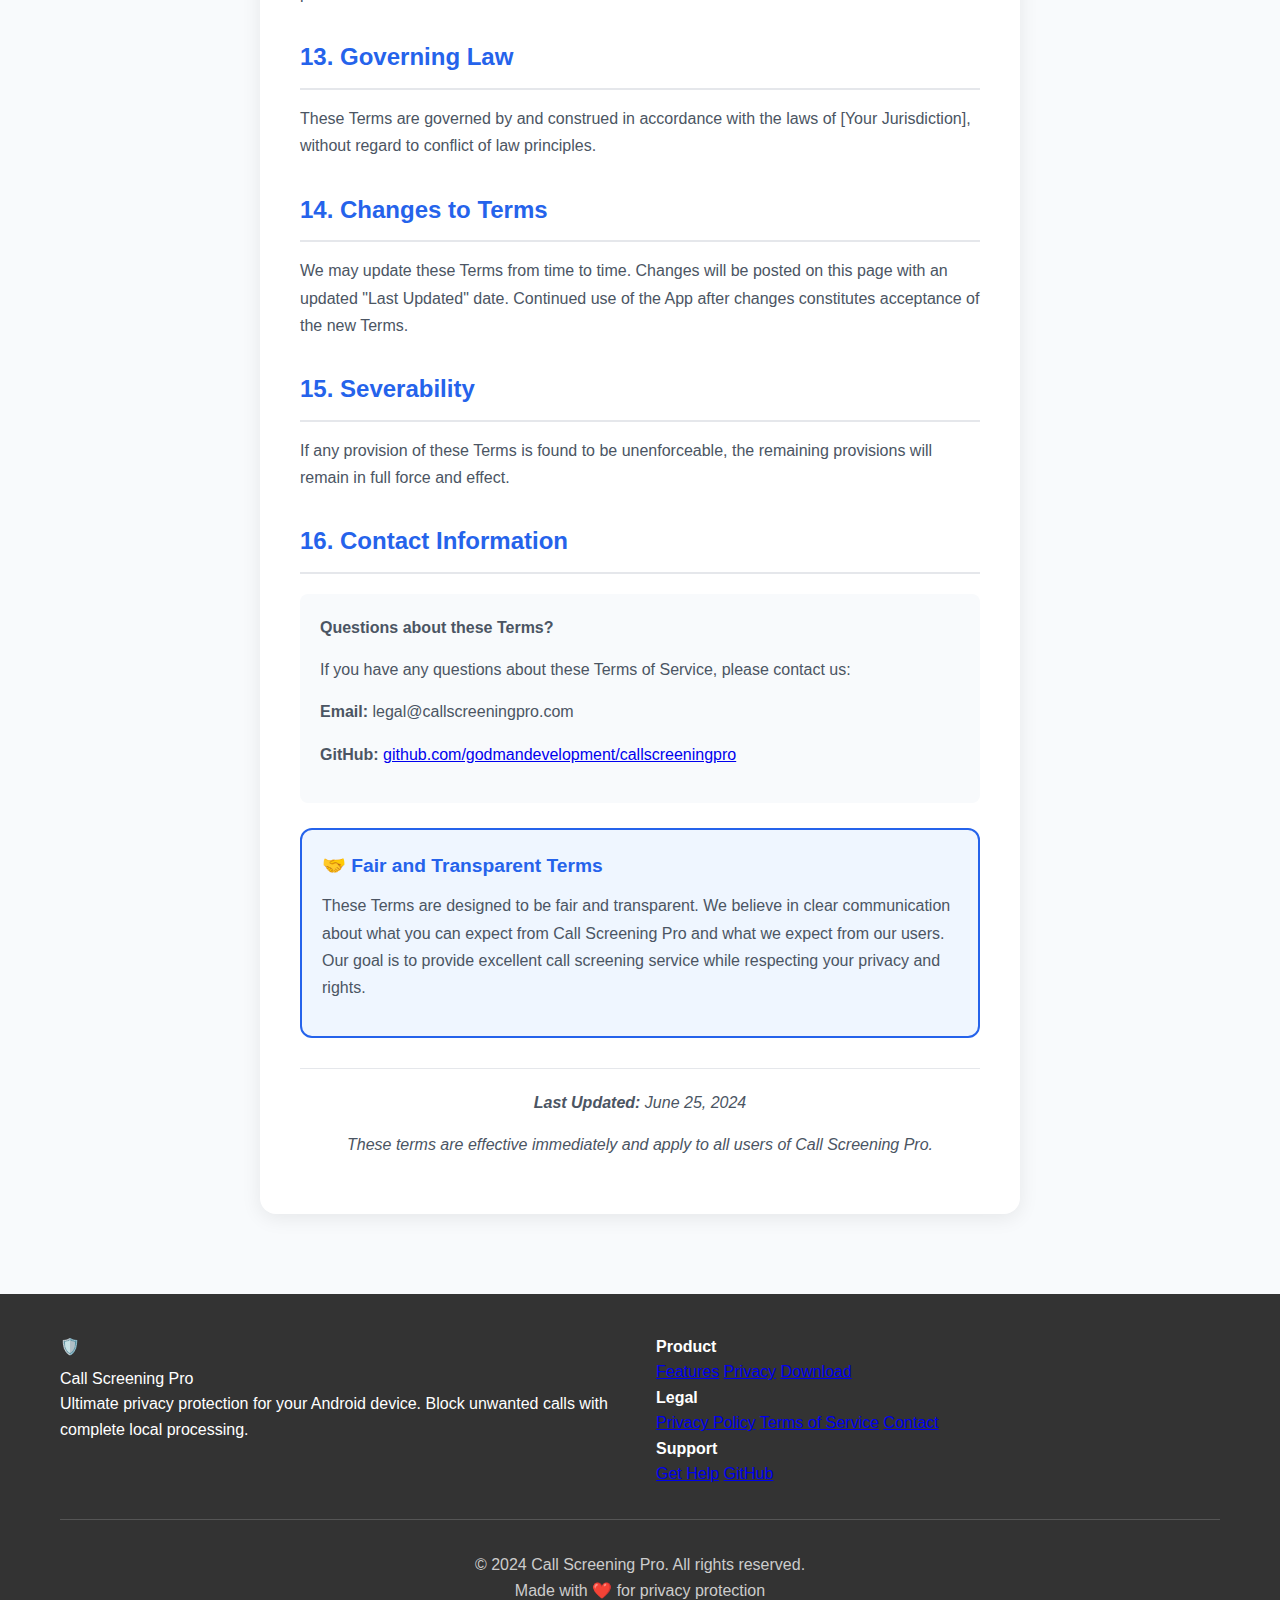
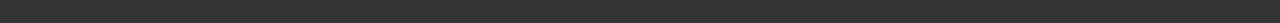
<file: pages/terms.html>
<!DOCTYPE html>
<html lang="en">
<head>
    <meta charset="UTF-8">
    <meta name="viewport" content="width=device-width, initial-scale=1.0">
    <title>Terms of Service - Call Screening Pro</title>
    <meta name="description" content="Terms of Service for Call Screening Pro - Clear terms for using our privacy-focused call screening app.">
    <link rel="stylesheet" href="../css/style.css">
    <link rel="preconnect" href="https://fonts.googleapis.com">
    <link rel="preconnect" href="https://fonts.gstatic.com" crossorigin>
    <link href="https://fonts.googleapis.com/css2?family=Inter:wght@300;400;500;600;700&display=swap" rel="stylesheet">
    <link rel="icon" type="image/x-icon" href="../images/favicon.ico">
    <style>
        .legal-page {
            padding: 120px 0 80px;
            background: #f8fafc;
        }
        
        .legal-container {
            max-width: 800px;
            margin: 0 auto;
            padding: 0 20px;
        }
        
        .legal-header {
            text-align: center;
            margin-bottom: 50px;
        }
        
        .legal-title {
            font-size: 2.5rem;
            font-weight: 700;
            color: #1a1a1a;
            margin-bottom: 15px;
        }
        
        .legal-subtitle {
            font-size: 1.2rem;
            color: #6b7280;
        }
        
        .legal-content {
            background: white;
            padding: 40px;
            border-radius: 16px;
            box-shadow: 0 4px 20px rgba(0, 0, 0, 0.08);
            line-height: 1.7;
        }
        
        .legal-content h2 {
            color: #2563eb;
            font-size: 1.5rem;
            font-weight: 600;
            margin: 30px 0 15px 0;
            border-bottom: 2px solid #e5e7eb;
            padding-bottom: 10px;
        }
        
        .legal-content h2:first-child {
            margin-top: 0;
        }
        
        .legal-content h3 {
            color: #1a1a1a;
            font-size: 1.2rem;
            font-weight: 600;
            margin: 25px 0 10px 0;
        }
        
        .legal-content p {
            color: #4b5563;
            margin-bottom: 15px;
        }
        
        .legal-content ul {
            color: #4b5563;
            margin: 15px 0;
            padding-left: 20px;
        }
        
        .legal-content li {
            margin-bottom: 8px;
        }
        
        .highlight-box {
            background: #eff6ff;
            border: 2px solid #2563eb;
            border-radius: 12px;
            padding: 20px;
            margin: 25px 0;
        }
        
        .highlight-box h3 {
            color: #2563eb;
            margin-top: 0;
        }
        
        .contact-info {
            background: #f8fafc;
            border-radius: 8px;
            padding: 20px;
            margin: 20px 0;
        }
        
        .last-updated {
            text-align: center;
            color: #6b7280;
            font-style: italic;
            margin-top: 30px;
            padding-top: 20px;
            border-top: 1px solid #e5e7eb;
        }
    </style>
</head>
<body>
    <!-- Navigation -->
    <nav class="navbar">
        <div class="nav-container">
            <div class="nav-logo">
                <div class="logo-icon">🛡️</div>
                <span class="logo-text">Call Screening Pro</span>
            </div>
            <div class="nav-menu">
                <a href="../index.html" class="nav-link">Home</a>
                <a href="../index.html#features" class="nav-link">Features</a>
                <a href="../index.html#privacy" class="nav-link">Privacy</a>
                <a href="../index.html#download" class="nav-link">Download</a>
                <a href="privacy-policy.html" class="nav-link">Privacy Policy</a>
            </div>
            <div class="mobile-menu-toggle">
                <span></span>
                <span></span>
                <span></span>
            </div>
        </div>
    </nav>

    <!-- Legal Page Content -->
    <section class="legal-page">
        <div class="legal-container">
            <div class="legal-header">
                <h1 class="legal-title">Terms of Service</h1>
                <p class="legal-subtitle">Clear terms for using our privacy-focused call screening app</p>
            </div>
            
            <div class="legal-content">
                <div class="highlight-box">
                    <h3>📋 Agreement Overview</h3>
                    <p><strong>By downloading, installing, or using Call Screening Pro, you agree to these Terms of Service. Please read them carefully.</strong></p>
                </div>

                <h2>1. Acceptance of Terms</h2>
                <p>These Terms of Service ("Terms") govern your use of the Call Screening Pro mobile application ("App") provided by Call Screening Pro ("we," "us," or "our"). By accessing or using our App, you agree to be bound by these Terms.</p>
                
                <p>If you do not agree to these Terms, please do not download, install, or use the App.</p>

                <h2>2. Description of Service</h2>
                <h3>Call Screening Functionality</h3>
                <p>Call Screening Pro is an Android application that provides:</p>
                <ul>
                    <li>Automatic screening and blocking of unwanted calls</li>
                    <li>Time-based call filtering</li>
                    <li>Area code and international call blocking</li>
                    <li>Local processing with complete privacy protection</li>
                    <li>Smart notification management</li>
                </ul>

                <h3>Local Processing</h3>
                <p>All call screening functionality operates entirely on your device. No personal data is collected, stored, or transmitted to external servers.</p>

                <h2>3. Eligibility</h2>
                <p>You must be at least 18 years old to use this App. By using the App, you represent and warrant that:</p>
                <ul>
                    <li>You are at least 18 years of age</li>
                    <li>You have the legal capacity to enter into these Terms</li>
                    <li>Your use of the App complies with applicable laws and regulations</li>
                </ul>

                <h2>4. License and Permitted Use</h2>
                <h3>License Grant</h3>
                <p>We grant you a limited, non-exclusive, non-transferable, revocable license to download, install, and use the App on your Android device for personal, non-commercial purposes.</p>

                <h3>Permitted Uses</h3>
                <p>You may use the App to:</p>
                <ul>
                    <li>Screen and block unwanted calls on your device</li>
                    <li>Configure filtering preferences and settings</li>
                    <li>Manage call screening notifications</li>
                </ul>

                <h3>Prohibited Uses</h3>
                <p>You may NOT:</p>
                <ul>
                    <li>Reverse engineer, decompile, or disassemble the App</li>
                    <li>Modify, adapt, or create derivative works of the App</li>
                    <li>Use the App for commercial purposes without permission</li>
                    <li>Distribute, sell, or sublicense the App</li>
                    <li>Use the App to violate any laws or regulations</li>
                    <li>Interfere with the App's security features</li>
                </ul>

                <h2>5. Device Requirements and Compatibility</h2>
                <p>Call Screening Pro requires:</p>
                <ul>
                    <li>Android 10 (API level 29) or higher</li>
                    <li>Call screening permissions</li>
                    <li>Approximately 8MB of storage space</li>
                </ul>

                <p>We do not guarantee compatibility with all Android devices or future Android versions.</p>

                <h2>6. Privacy and Data Protection</h2>
                <p>Your privacy is paramount to us. Please review our <a href="privacy-policy.html">Privacy Policy</a> for detailed information about our data practices.</p>

                <div class="highlight-box">
                    <h3>🔒 Privacy Commitment</h3>
                    <p>Call Screening Pro operates with zero data collection. All call screening happens locally on your device, and no personal information is transmitted to external servers.</p>
                </div>

                <h2>7. App Updates and Modifications</h2>
                <h3>Updates</h3>
                <p>We may release updates to improve functionality, security, or compatibility. Updates may be delivered through:</p>
                <ul>
                    <li>Google Play Store automatic updates</li>
                    <li>Manual updates through the app store</li>
                </ul>

                <h3>Service Modifications</h3>
                <p>We reserve the right to modify, suspend, or discontinue any aspect of the App at any time, with or without notice.</p>

                <h2>8. Intellectual Property</h2>
                <p>The App and all related content, features, and functionality are owned by Call Screening Pro and are protected by copyright, trademark, and other intellectual property laws.</p>

                <p>You acknowledge that no title to or ownership of the App is transferred to you, and all rights not expressly granted are reserved.</p>

                <h2>9. Disclaimers and Limitations</h2>
                <h3>Service Availability</h3>
                <p>While we strive for reliable service, we do not guarantee that:</p>
                <ul>
                    <li>The App will be available at all times</li>
                    <li>All unwanted calls will be successfully blocked</li>
                    <li>The App will be compatible with all devices or Android versions</li>
                    <li>The App will be free from bugs or errors</li>
                </ul>

                <h3>Call Screening Effectiveness</h3>
                <p>Call screening effectiveness may vary based on:</p>
                <ul>
                    <li>Device capabilities and Android version</li>
                    <li>Carrier and network configurations</li>
                    <li>Caller behavior and technology</li>
                    <li>User configuration and settings</li>
                </ul>

                <h2>10. Limitation of Liability</h2>
                <p>TO THE MAXIMUM EXTENT PERMITTED BY LAW:</p>
                <ul>
                    <li>THE APP IS PROVIDED "AS IS" WITHOUT WARRANTIES OF ANY KIND</li>
                    <li>WE SHALL NOT BE LIABLE FOR ANY INDIRECT, INCIDENTAL, SPECIAL, OR CONSEQUENTIAL DAMAGES</li>
                    <li>OUR TOTAL LIABILITY SHALL NOT EXCEED THE AMOUNT YOU PAID FOR THE APP (IF ANY)</li>
                    <li>WE ARE NOT RESPONSIBLE FOR MISSED IMPORTANT CALLS DUE TO APP FUNCTIONALITY</li>
                </ul>

                <h2>11. Indemnification</h2>
                <p>You agree to indemnify and hold harmless Call Screening Pro from any claims, damages, or expenses arising from your use of the App or violation of these Terms.</p>

                <h2>12. Termination</h2>
                <h3>Termination by You</h3>
                <p>You may terminate your use of the App at any time by uninstalling it from your device.</p>

                <h3>Termination by Us</h3>
                <p>We may terminate or suspend your access to the App if you violate these Terms or engage in prohibited activities.</p>

                <h2>13. Governing Law</h2>
                <p>These Terms are governed by and construed in accordance with the laws of [Your Jurisdiction], without regard to conflict of law principles.</p>

                <h2>14. Changes to Terms</h2>
                <p>We may update these Terms from time to time. Changes will be posted on this page with an updated "Last Updated" date. Continued use of the App after changes constitutes acceptance of the new Terms.</p>

                <h2>15. Severability</h2>
                <p>If any provision of these Terms is found to be unenforceable, the remaining provisions will remain in full force and effect.</p>

                <h2>16. Contact Information</h2>
                <div class="contact-info">
                    <p><strong>Questions about these Terms?</strong></p>
                    <p>If you have any questions about these Terms of Service, please contact us:</p>
                    <p><strong>Email:</strong> legal@callscreeningpro.com</p>
                    <p><strong>GitHub:</strong> <a href="https://github.com/godmandevelopment/callscreeningpro" target="_blank">github.com/godmandevelopment/callscreeningpro</a></p>
                </div>

                <div class="highlight-box">
                    <h3>🤝 Fair and Transparent Terms</h3>
                    <p>These Terms are designed to be fair and transparent. We believe in clear communication about what you can expect from Call Screening Pro and what we expect from our users. Our goal is to provide excellent call screening service while respecting your privacy and rights.</p>
                </div>

                <div class="last-updated">
                    <p><strong>Last Updated:</strong> June 25, 2024</p>
                    <p><em>These terms are effective immediately and apply to all users of Call Screening Pro.</em></p>
                </div>
            </div>
        </div>
    </section>

    <!-- Footer -->
    <footer class="footer">
        <div class="container">
            <div class="footer-content">
                <div class="footer-brand">
                    <div class="footer-logo">
                        <div class="logo-icon">🛡️</div>
                        <span class="logo-text">Call Screening Pro</span>
                    </div>
                    <p class="footer-description">
                        Ultimate privacy protection for your Android device. Block unwanted calls with complete local processing.
                    </p>
                </div>
                <div class="footer-links">
                    <div class="footer-column">
                        <h4 class="footer-title">Product</h4>
                        <a href="../index.html#features" class="footer-link">Features</a>
                        <a href="../index.html#privacy" class="footer-link">Privacy</a>
                        <a href="../index.html#download" class="footer-link">Download</a>
                    </div>
                    <div class="footer-column">
                        <h4 class="footer-title">Legal</h4>
                        <a href="privacy-policy.html" class="footer-link">Privacy Policy</a>
                        <a href="terms.html" class="footer-link">Terms of Service</a>
                        <a href="contact.html" class="footer-link">Contact</a>
                    </div>
                    <div class="footer-column">
                        <h4 class="footer-title">Support</h4>
                        <a href="contact.html" class="footer-link">Get Help</a>
                        <a href="https://github.com/godmandevelopment/callscreeningpro" class="footer-link">GitHub</a>
                    </div>
                </div>
            </div>
            <div class="footer-bottom">
                <p>&copy; 2024 Call Screening Pro. All rights reserved.</p>
                <p>Made with ❤️ for privacy protection</p>
            </div>
        </div>
    </footer>

    <script src="../js/script.js"></script>
</body>
</html>
</file>
<file: css/style.css>
/* Reset and Base Styles */
* {
    margin: 0;
    padding: 0;
    box-sizing: border-box;
}

body {
    font-family: 'Segoe UI', Tahoma, Geneva, Verdana, sans-serif;
    line-height: 1.6;
    color: #333;
    background-color: #f8f9fa;
}

.container {
    max-width: 1200px;
    margin: 0 auto;
    padding: 0 20px;
}

/* Navigation */
.navbar {
    background: #2196F3;
    padding: 1rem 0;
    position: fixed;
    top: 0;
    width: 100%;
    z-index: 1000;
    box-shadow: 0 2px 10px rgba(33, 150, 243, 0.3);
}

.nav-container {
    max-width: 1200px;
    margin: 0 auto;
    padding: 0 20px;
    display: flex;
    justify-content: space-between;
    align-items: center;
}

.nav-logo {
    display: flex;
    align-items: center;
    color: white;
    font-size: 1.5rem;
    font-weight: bold;
}

.logo-icon {
    width: 32px;
    height: 32px;
    margin-right: 10px;
}

.nav-menu {
    display: flex;
    list-style: none;
    gap: 2rem;
}

.nav-menu a {
    color: white;
    text-decoration: none;
    font-weight: 500;
    transition: opacity 0.3s ease;
}

.nav-menu a:hover {
    opacity: 0.8;
}

/* Hero Section */
.hero {
    background: linear-gradient(135deg, #2196F3 0%, #1976D2 100%);
    color: white;
    padding: 120px 0 80px;
    min-height: 100vh;
    display: flex;
    align-items: center;
}

.hero-container {
    max-width: 1200px;
    margin: 0 auto;
    padding: 0 20px;
    display: grid;
    grid-template-columns: 1fr 1fr;
    gap: 4rem;
    align-items: center;
}

.hero-title {
    font-size: 3.5rem;
    font-weight: 800;
    line-height: 1.2;
    margin-bottom: 1.5rem;
}

.hero-title .highlight {
    color: #FFC107;
    display: block;
}

.hero-title .subtitle {
    font-size: 2rem;
    color: #E3F2FD;
    display: block;
    margin-top: 0.5rem;
}

.hero-description {
    font-size: 1.3rem;
    margin-bottom: 2rem;
    opacity: 0.95;
    line-height: 1.6;
}

.hero-buttons {
    display: flex;
    gap: 1rem;
    margin-bottom: 3rem;
}

.btn {
    display: inline-flex;
    align-items: center;
    gap: 0.5rem;
    padding: 1rem 2rem;
    border-radius: 50px;
    text-decoration: none;
    font-weight: 600;
    font-size: 1.1rem;
    transition: all 0.3s ease;
    border: 2px solid transparent;
}

.btn-primary {
    background: #4CAF50;
    color: white;
}

.btn-primary:hover {
    background: #45a049;
    transform: translateY(-2px);
    box-shadow: 0 8px 25px rgba(76, 175, 80, 0.3);
}

.btn-secondary {
    background: transparent;
    color: white;
    border: 2px solid white;
}

.btn-secondary:hover {
    background: white;
    color: #2196F3;
}

.hero-stats {
    display: flex;
    gap: 2rem;
}

.stat {
    text-align: center;
}

.stat-number {
    display: block;
    font-size: 2.5rem;
    font-weight: 800;
    color: #FFC107;
}

.stat-label {
    font-size: 0.9rem;
    opacity: 0.9;
}

/* Phone Mockup */
.hero-phone {
    display: flex;
    justify-content: center;
    align-items: center;
}

.phone-mockup {
    width: 300px;
    height: 600px;
    background: #1a1a1a;
    border-radius: 30px;
    padding: 20px;
    box-shadow: 0 20px 60px rgba(0, 0, 0, 0.3);
    position: relative;
}

.phone-screen {
    width: 100%;
    height: 100%;
    background: white;
    border-radius: 20px;
    overflow: hidden;
    position: relative;
}

/* App Interface Styles */
.app-header {
    background: #2196F3;
    color: white;
    padding: 10px 15px;
}

.status-bar {
    display: flex;
    justify-content: space-between;
    align-items: center;
    font-size: 0.8rem;
    margin-bottom: 10px;
}

.status-icons {
    display: flex;
    gap: 5px;
}

.app-title-bar {
    display: flex;
    justify-content: space-between;
    align-items: center;
}

.app-title {
    font-size: 1.2rem;
    font-weight: 600;
}

.app-content {
    padding: 15px;
    background: white;
    height: calc(100% - 80px);
    overflow-y: auto;
}

.status-banner {
    background: #4CAF50;
    color: white;
    padding: 10px;
    border-radius: 8px;
    text-align: center;
    margin-bottom: 10px;
    font-weight: 600;
}

.trial-banner {
    background: #4CAF50;
    color: white;
    padding: 8px;
    border-radius: 8px;
    text-align: center;
    margin-bottom: 20px;
    font-size: 0.9rem;
}

.section-title {
    font-size: 1rem;
    font-weight: 600;
    margin-bottom: 15px;
    color: #333;
}

.setting-item {
    padding: 8px 0;
    border-bottom: 1px solid #eee;
    font-size: 0.85rem;
}

.setting-label {
    color: #333;
}

.manage-section {
    margin-top: 20px;
}

.manage-btn {
    display: block;
    width: 100%;
    padding: 12px;
    margin-bottom: 8px;
    border: none;
    border-radius: 6px;
    font-weight: 600;
    font-size: 0.8rem;
    cursor: pointer;
    transition: all 0.3s ease;
}

.manage-btn.blacklist {
    background: #2196F3;
    color: white;
}

.manage-btn.whitelist {
    background: #2196F3;
    color: white;
}

.manage-btn.advanced {
    background: #FF9800;
    color: white;
}

.manage-btn.history {
    background: #2196F3;
    color: white;
}

/* Features Section */
.features {
    padding: 80px 0;
    background: white;
}

.section-title {
    text-align: center;
    font-size: 2.5rem;
    font-weight: 700;
    margin-bottom: 3rem;
    color: #333;
}

.features-grid {
    display: grid;
    grid-template-columns: repeat(auto-fit, minmax(350px, 1fr));
    gap: 2rem;
}

.feature-card {
    background: white;
    padding: 2rem;
    border-radius: 15px;
    box-shadow: 0 5px 20px rgba(0, 0, 0, 0.1);
    text-align: center;
    transition: transform 0.3s ease, box-shadow 0.3s ease;
    border: 2px solid transparent;
}

.feature-card:hover {
    transform: translateY(-5px);
    box-shadow: 0 15px 40px rgba(0, 0, 0, 0.15);
}

.feature-card.featured {
    border: 3px solid #4CAF50;
    background: linear-gradient(135deg, #E8F5E8 0%, #F1F8E9 100%);
    transform: scale(1.05);
}

.feature-card.featured:hover {
    transform: scale(1.05) translateY(-5px);
}

.feature-icon {
    font-size: 3rem;
    margin-bottom: 1rem;
}

.feature-card h3 {
    font-size: 1.5rem;
    font-weight: 600;
    margin-bottom: 1rem;
    color: #333;
}

.feature-card.featured h3 {
    color: #2E7D32;
}

.feature-card p {
    color: #666;
    line-height: 1.6;
}

.feature-card.featured p {
    color: #1B5E20;
}

/* Privacy Section */
.privacy {
    padding: 80px 0;
    background: #f8f9fa;
}

.privacy-content {
    display: grid;
    grid-template-columns: 1fr 1fr;
    gap: 4rem;
    align-items: center;
}

.privacy-text h2 {
    font-size: 2.5rem;
    font-weight: 700;
    margin-bottom: 1.5rem;
    color: #333;
}

.privacy-list {
    list-style: none;
    margin: 2rem 0;
}

.privacy-list li {
    padding: 0.5rem 0;
    font-size: 1.1rem;
    color: #555;
}

.btn-outline {
    background: transparent;
    color: #2196F3;
    border: 2px solid #2196F3;
}

.btn-outline:hover {
    background: #2196F3;
    color: white;
}

/* Download Section */
.download {
    padding: 80px 0;
    background: linear-gradient(135deg, #2196F3 0%, #1976D2 100%);
    color: white;
    text-align: center;
}

.download-content h2 {
    font-size: 2.5rem;
    font-weight: 700;
    margin-bottom: 1rem;
}

.download-content p {
    font-size: 1.3rem;
    margin-bottom: 2rem;
    opacity: 0.95;
}

.download-buttons {
    margin-bottom: 2rem;
}

.download-btn img {
    height: 60px;
    transition: transform 0.3s ease;
}

.download-btn:hover img {
    transform: scale(1.05);
}

.download-info {
    display: flex;
    justify-content: center;
    gap: 3rem;
    margin-top: 2rem;
}

.info-item {
    text-align: center;
}

.info-label {
    display: block;
    font-size: 0.9rem;
    opacity: 0.8;
    margin-bottom: 0.5rem;
}

.info-value {
    display: block;
    font-size: 1.1rem;
    font-weight: 600;
    color: #FFC107;
}

/* Footer */
.footer {
    background: #333;
    color: white;
    padding: 40px 0 20px;
}

.footer-content {
    display: grid;
    grid-template-columns: repeat(auto-fit, minmax(250px, 1fr));
    gap: 2rem;
    margin-bottom: 2rem;
}

.footer-section h3,
.footer-section h4 {
    margin-bottom: 1rem;
    color: #FFC107;
}

.footer-section ul {
    list-style: none;
}

.footer-section ul li {
    margin-bottom: 0.5rem;
}

.footer-section a {
    color: #ccc;
    text-decoration: none;
    transition: color 0.3s ease;
}

.footer-section a:hover {
    color: #FFC107;
}

.footer-bottom {
    text-align: center;
    padding-top: 2rem;
    border-top: 1px solid #555;
    color: #ccc;
}

/* Responsive Design */
@media (max-width: 768px) {
    .hero-container {
        grid-template-columns: 1fr;
        text-align: center;
    }
    
    .hero-title {
        font-size: 2.5rem;
    }
    
    .hero-title .subtitle {
        font-size: 1.5rem;
    }
    
    .hero-stats {
        justify-content: center;
    }
    
    .privacy-content {
        grid-template-columns: 1fr;
    }
    
    .download-info {
        flex-direction: column;
        gap: 1rem;
    }
    
    .nav-menu {
        display: none;
    }
    
    .phone-mockup {
        width: 250px;
        height: 500px;
    }
}
</file>
